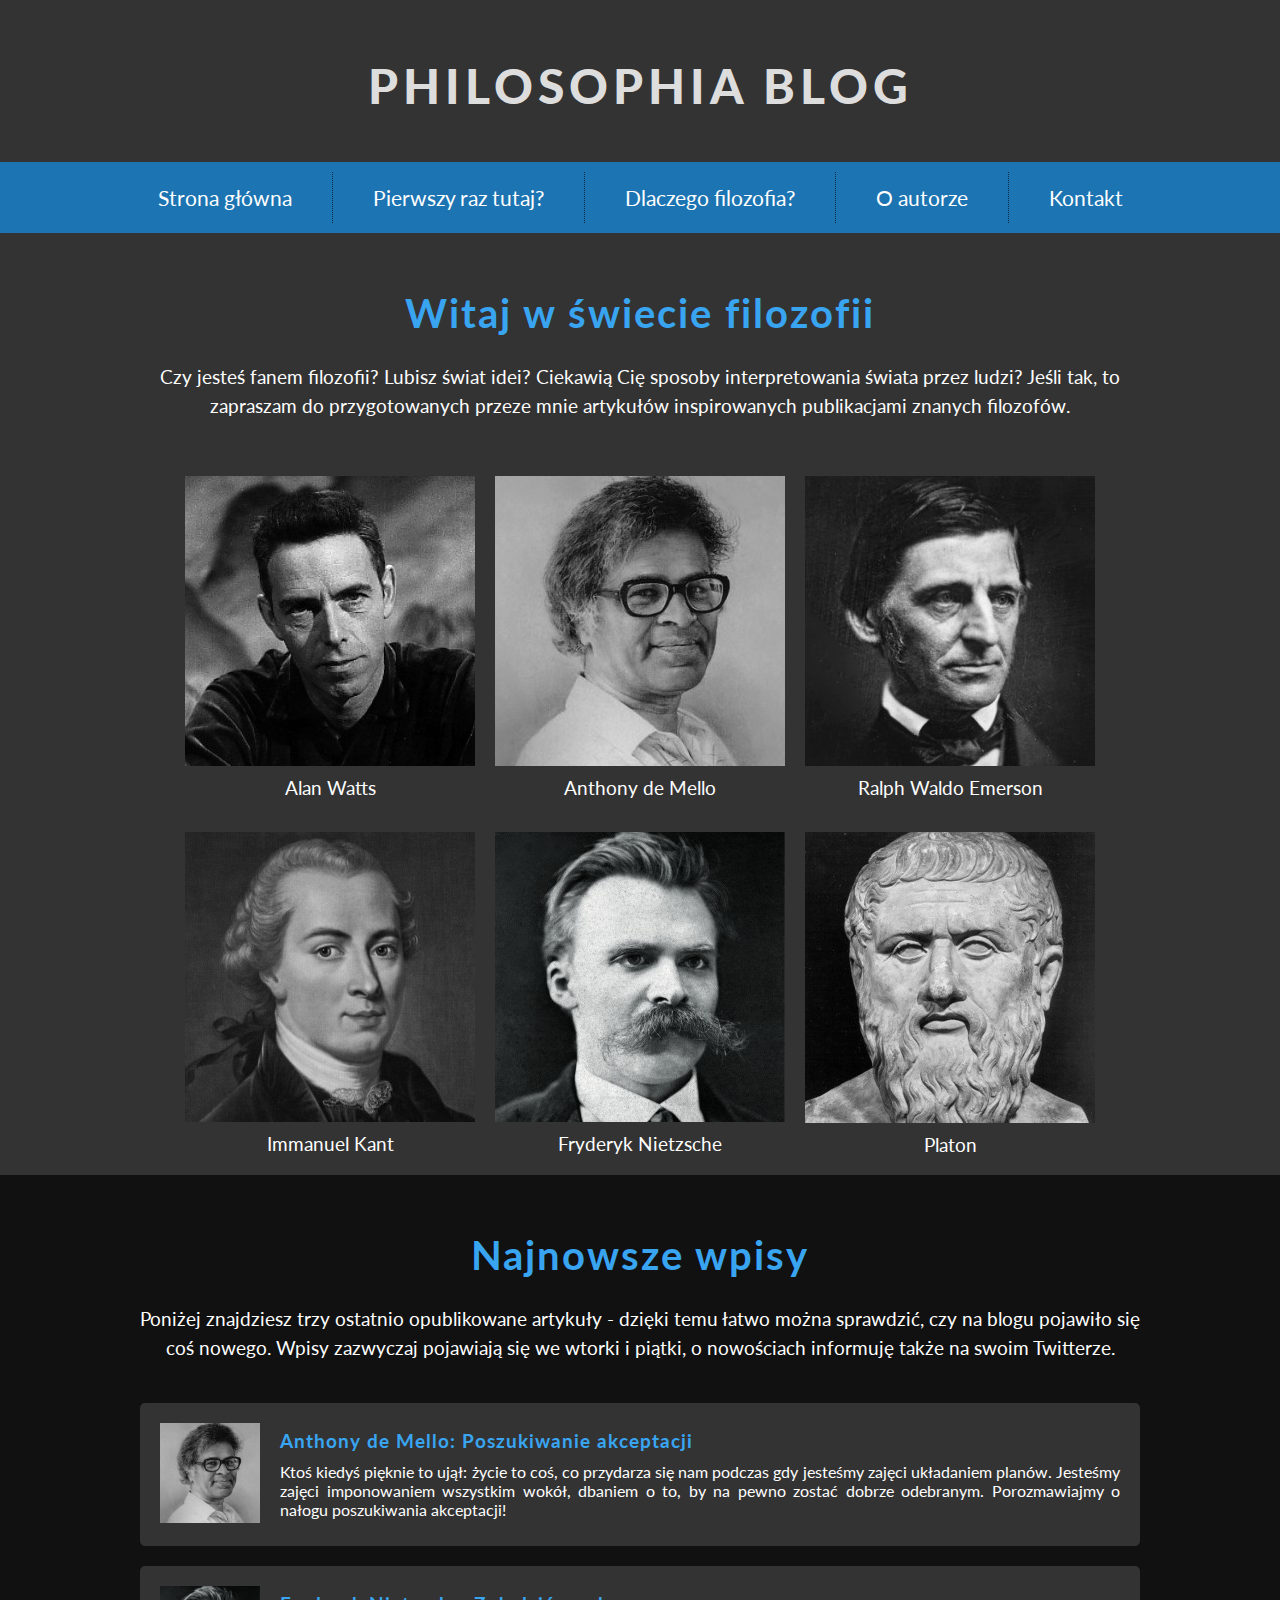
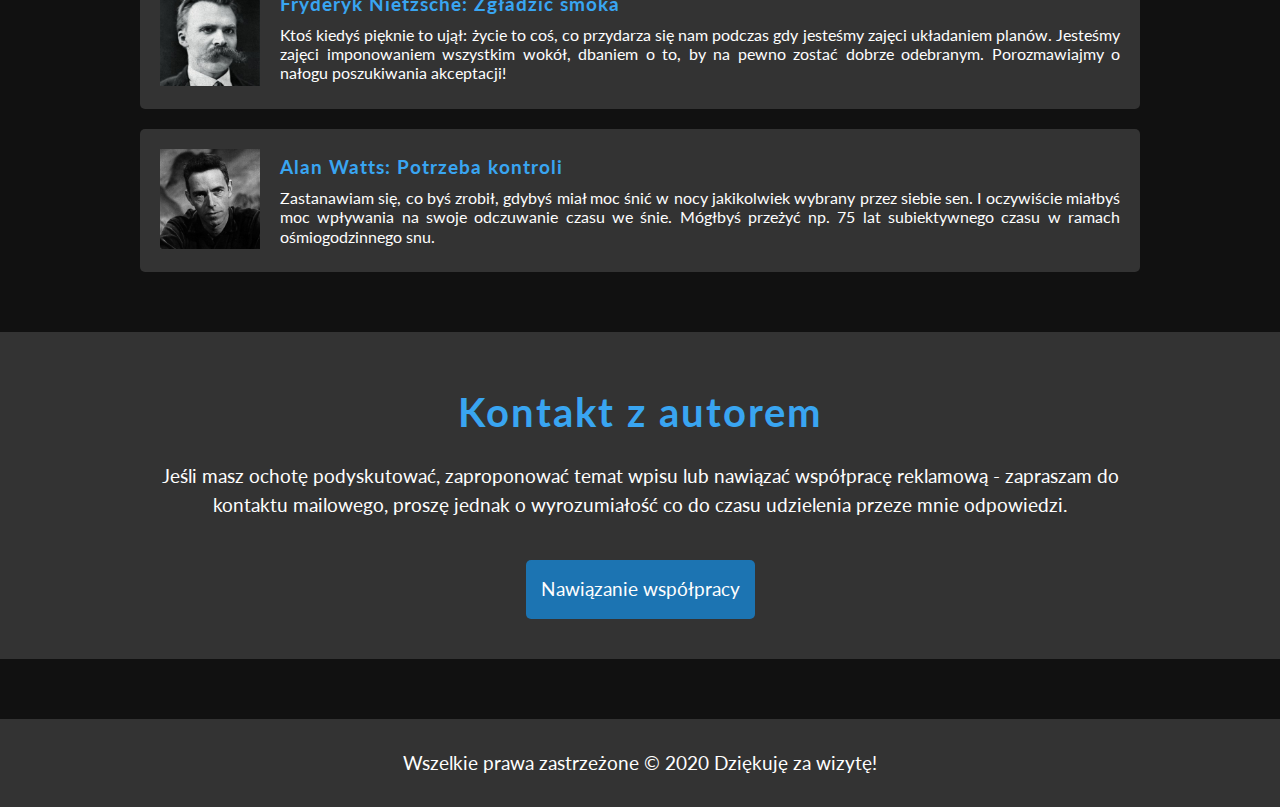
<file: index.html>
<!DOCTYPE html>
<html lang="en">
<head>
  <meta charset="UTF-8">
  <meta name="viewport" content="width=device-width, initial-scale=1.0">
  <link rel="stylesheet" href="https://cdnjs.cloudflare.com/ajax/libs/font-awesome/5.13.1/css/all.min.css" integrity="sha256-2XFplPlrFClt0bIdPgpz8H7ojnk10H69xRqd9+uTShA=" crossorigin="anonymous" />
  <link rel="stylesheet" href="css/utilities.css">
  <link rel="stylesheet" href="css/style.css">
  <link rel="stylesheet" media="screen and (max-width: 768px)" href="css/mobile.css">
  <title>Philosophia Blog</title>
</head>
<body>

  <!-- Header and nav -->
  <header class="main-header">
    <h1>Philosophia Blog</h1>
    <nav class="main-nav">
      <ul class="navbar">
        <li><a href="#">Strona główna</a></li>
        <li><a href="#">Pierwszy raz tutaj?</a></li>
        <li><a href="#">Dlaczego filozofia?</a></li>
        <li><a href="#">O autorze</a></li>
        <li><a href="#">Kontakt</a></li>
      </ul>
    </nav>
  </header>
  
  <!-- Main content -->
  <main class="blog">

    <article class="welcome">
      <header class="about">
        <h2 class="blue">Witaj w świecie filozofii</h2>
        <p>Czy jesteś fanem filozofii? Lubisz świat idei? Ciekawią Cię sposoby interpretowania świata przez ludzi? Jeśli tak, to zapraszam do przygotowanych przeze mnie artykułów inspirowanych publikacjami znanych filozofów.</p>
      </header>
      <div class="philosophers">
        <figure>
          <a href="#"><img src="img/alan-watts.jpg" alt=""></a>
          <figcaption>Alan Watts</figcaption>
        </figure>
        <figure>
          <a href="#"><img src="img/de-mello.jpg" alt=""></a>
          <figcaption>Anthony de Mello</figcaption>
        </figure>
        <figure>
          <a href="#"><img src="img/emerson.jpg" alt=""></a>
          <figcaption>Ralph Waldo Emerson</figcaption>
        </figure>
        <figure>
          <a href="#"><img src="img/kant.jpg" alt=""></a>
          <figcaption>Immanuel Kant</figcaption>
        </figure>
        <figure>
          <a href="#"><img src="img/nietzsche.jpg" alt=""></a>
          <figcaption>Fryderyk Nietzsche</figcaption>
        </figure>
        <figure>
          <a href="#"><img src="img/platon.jpg" alt=""></a>
          <figcaption>Platon</figcaption>
        </figure>
      </div>
    </article>

    <article class="entries">
      <div class="entries-content">
        <header class="about">
          <h2 class="blue">Najnowsze wpisy</h2>
          <p>Poniżej znajdziesz trzy ostatnio opublikowane artykuły - dzięki temu łatwo można sprawdzić, czy na blogu pojawiło się coś nowego. Wpisy zazwyczaj pojawiają się we wtorki i piątki, o nowościach informuję także na swoim Twitterze.</p>
        </header>
        <div class="entry">
          <div class="entry-left"><img src="img/de-mello.jpg" alt=""></div>
          <div class="entry-right">
            <h3 class="blue-h3">Anthony de Mello: Poszukiwanie akceptacji</h3>
            <p>Ktoś kiedyś pięknie to ujął: życie to coś, co przydarza się nam podczas gdy jesteśmy zajęci układaniem planów. Jesteśmy zajęci imponowaniem wszystkim wokół, dbaniem o to, by na pewno zostać dobrze odebranym. Porozmawiajmy o nałogu poszukiwania akceptacji!</p>
          </div>
        </div>
        <div class="entry">
          <div class="entry-left"><img src="img/nietzsche.jpg" alt=""></div>
          <div class="entry-right">
            <h3 class="blue-h3">Fryderyk Nietzsche: Zgładzić smoka</h3>
            <p>Ktoś kiedyś pięknie to ujął: życie to coś, co przydarza się nam podczas gdy jesteśmy zajęci układaniem planów. Jesteśmy zajęci imponowaniem wszystkim wokół, dbaniem o to, by na pewno zostać dobrze odebranym. Porozmawiajmy o nałogu poszukiwania akceptacji!</p>
          </div>
        </div>
        <div class="entry">
          <div class="entry-left"><img src="img/alan-watts.jpg" alt=""></div>
          <div class="entry-right">
            <h3 class="blue-h3">Alan Watts: Potrzeba kontroli</h3>
            <p>Zastanawiam się, co byś zrobił, gdybyś miał moc śnić w nocy jakikolwiek wybrany przez siebie sen. I oczywiście miałbyś moc wpływania na swoje odczuwanie czasu we śnie. Mógłbyś przeżyć np. 75 lat subiektywnego czasu w ramach ośmiogodzinnego snu.</p>
          </div>
        </div>
      </div>
    </article>

    <article class="contact">
      <div class="contact-content">
        <header class="about">
          <h2 class="blue">Kontakt z autorem</h2>
          <p>Jeśli masz ochotę podyskutować, zaproponować temat wpisu lub nawiązać współpracę reklamową - zapraszam do kontaktu mailowego, proszę jednak o wyrozumiałość co do czasu udzielenia przeze mnie odpowiedzi.</p>
        </header>
          <a href="#" class="btn">Nawiązanie współpracy</a>
      </div>
          <div class="socials">
            <a href="#"><div class="social bg-fb bg-fb-mobile"><i class="fab fa-facebook fa-4x"></i></div></a>
            <a href="#"><div class="social bg-yt bg-yt-mobile"><i class="fab fa-youtube fa-4x"></i></div></a>
            <a href="#"><div class="social bg-tw bg-tw-mobile"><i class="fab fa-twitter fa-4x"></i></div></a>
            <a href="#"><div class="social bg-google bg-google-mobile"><i class="fab fa-google fa-4x"></i></div></a>
          </div>
    </article>

  </main>
  
    <footer class="main-footer">
      <p>Wszelkie prawa zastrzeżone &copy; 2020 Dziękuję za wizytę!</p>
    </footer>


</body>
</html>
</file>
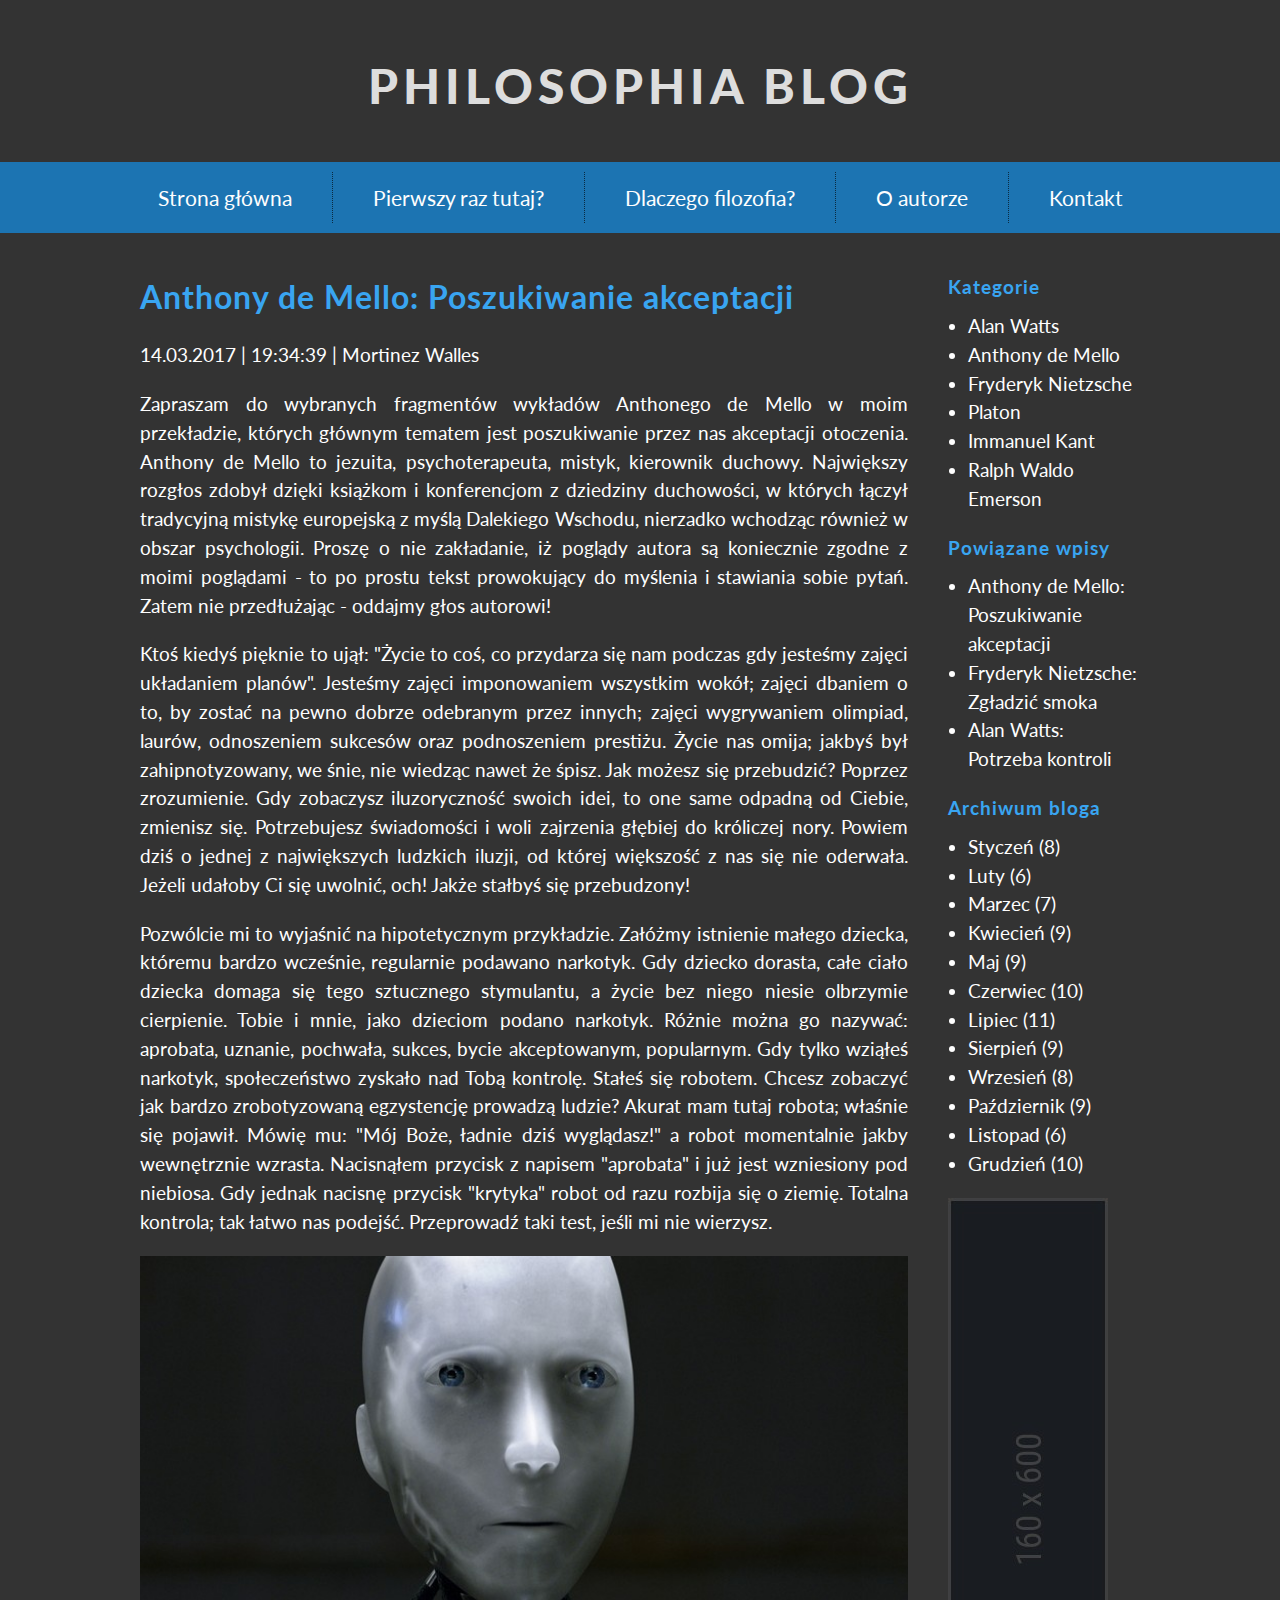
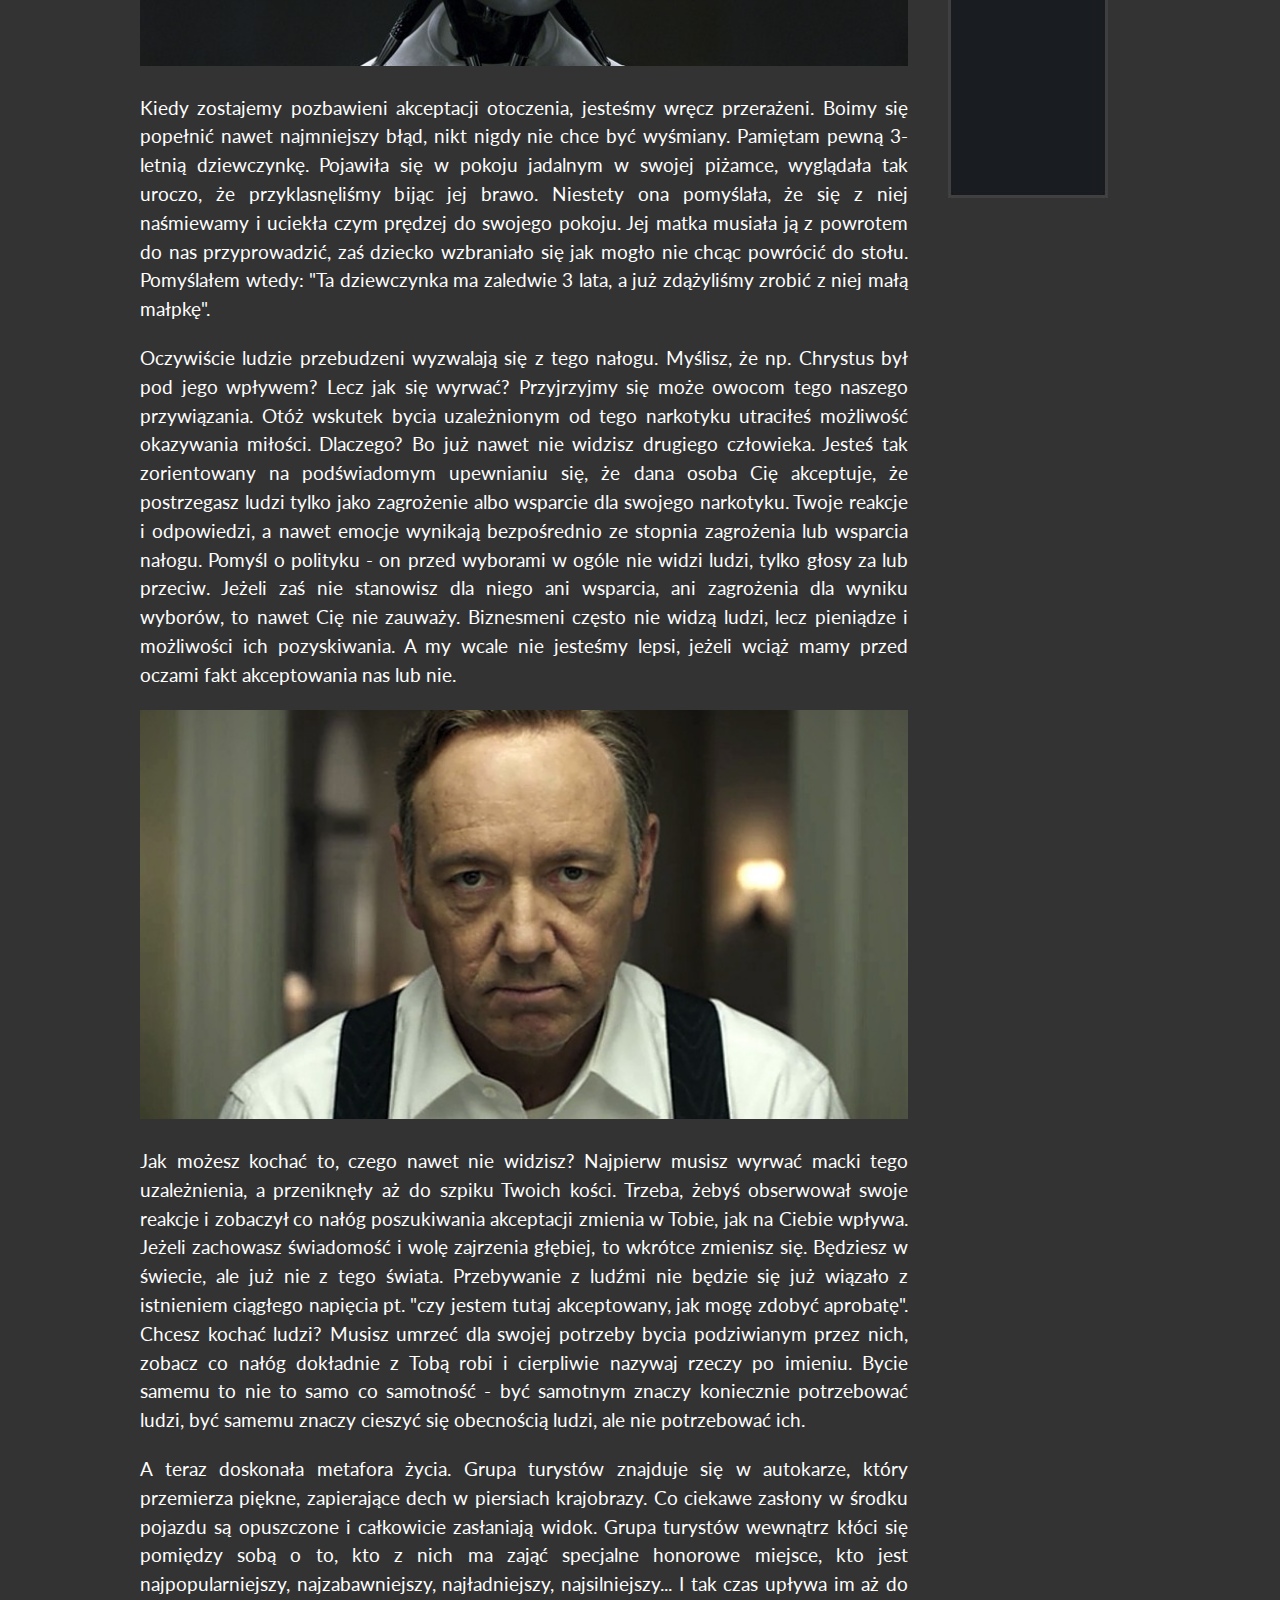
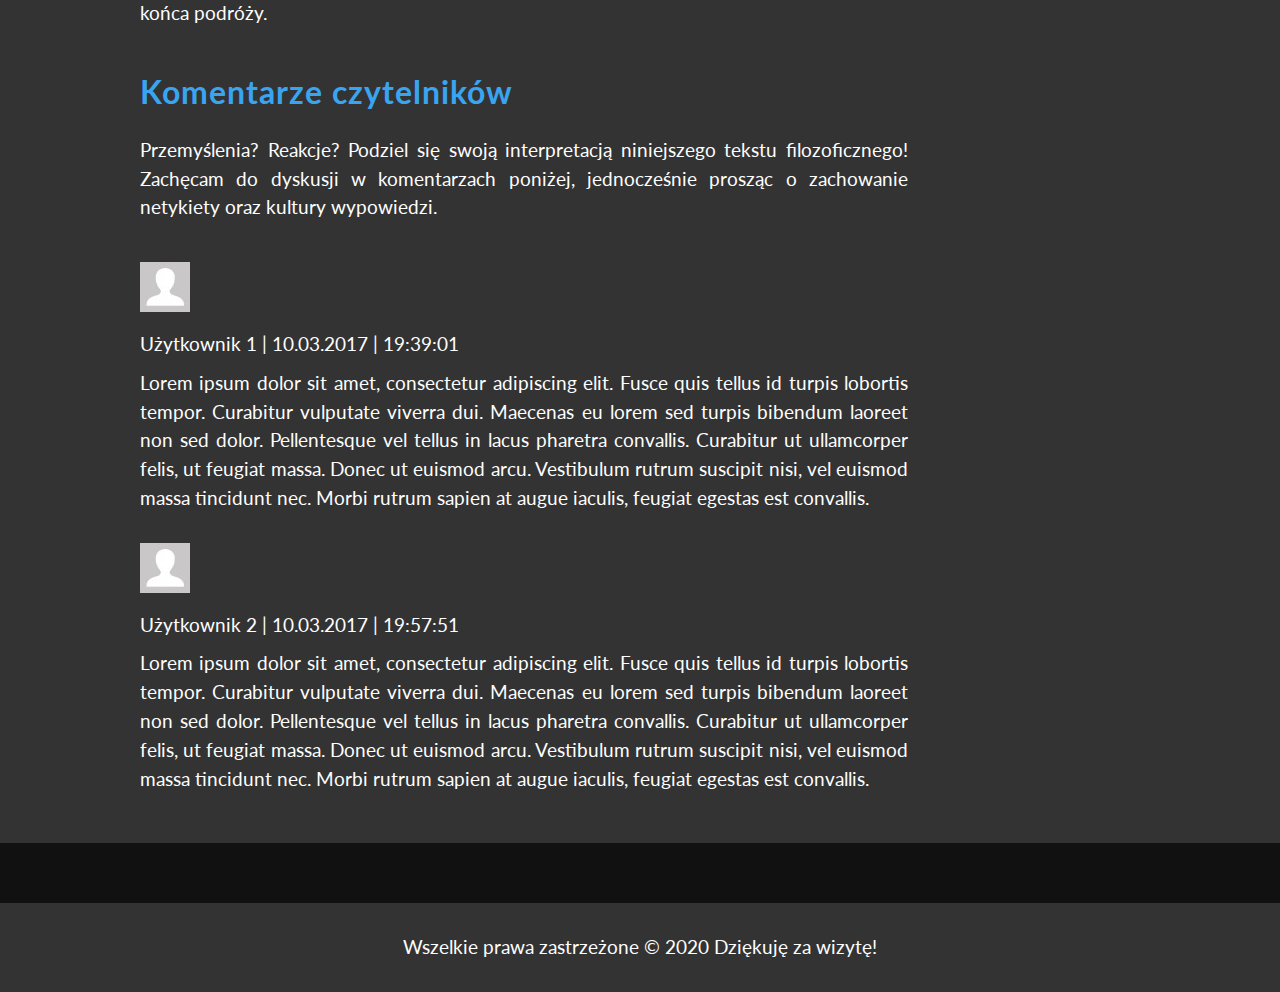
<file: blog-entry.html>
<!DOCTYPE html>
<html lang="en">
<head>
  <meta charset="UTF-8">
  <meta name="viewport" content="width=device-width, initial-scale=1.0">
  <link rel="stylesheet" href="https://cdnjs.cloudflare.com/ajax/libs/font-awesome/5.13.1/css/all.min.css" integrity="sha256-2XFplPlrFClt0bIdPgpz8H7ojnk10H69xRqd9+uTShA=" crossorigin="anonymous" />
  <link rel="stylesheet" media="screen and (max-width: 768px)" href="css/mobile.css">
  <link rel="stylesheet" href="css/utilities.css">
  <link rel="stylesheet" href="css/style.css">
  <title>Anthony de Mello: Poszukiwanie akceptacji</title>
</head>
<body>

  <!-- Header and nav -->
  <header class="main-header">
    <h1>Philosophia Blog</h1>
    <nav class="main-nav">
      <ul class="navbar">
        <li><a href="#">Strona główna</a></li>
        <li><a href="#">Pierwszy raz tutaj?</a></li>
        <li><a href="#">Dlaczego filozofia?</a></li>
        <li><a href="#">O autorze</a></li>
        <li><a href="#">Kontakt</a></li>
      </ul>
    </nav>
  </header>
  
  <!-- Main content -->
  
  <main class="blog">

    <div class="wrapper">
      <div class="wrapper-left">
        <article class="main-content">
          <h2 class="blue-secondary">Anthony de Mello: Poszukiwanie akceptacji</h2>
          
          <p>14.03.2017 | 19:34:39 | Mortinez Walles</p>
          
          <p class="margin-1">Zapraszam do wybranych fragmentów wykładów Anthonego de Mello w moim przekładzie, których głównym tematem jest poszukiwanie przez nas akceptacji otoczenia. Anthony de Mello to jezuita, psychoterapeuta, mistyk, kierownik duchowy. Największy rozgłos zdobył dzięki książkom i konferencjom z dziedziny duchowości, w których łączył tradycyjną mistykę europejską z myślą Dalekiego Wschodu, nierzadko wchodząc również w obszar psychologii. Proszę o nie zakładanie, iż poglądy autora są koniecznie zgodne z moimi poglądami - to po prostu tekst prowokujący do myślenia i stawiania sobie pytań. Zatem nie przedłużając - oddajmy głos autorowi!</p>
          
          <p class="margin-1">Ktoś kiedyś pięknie to ujął: "Życie to coś, co przydarza się nam podczas gdy jesteśmy zajęci układaniem planów". Jesteśmy zajęci imponowaniem wszystkim wokół; zajęci dbaniem o to, by zostać na pewno dobrze odebranym przez innych; zajęci wygrywaniem olimpiad, laurów, odnoszeniem sukcesów oraz podnoszeniem prestiżu. Życie nas omija; jakbyś był zahipnotyzowany, we śnie, nie wiedząc nawet że śpisz. Jak możesz się przebudzić? Poprzez zrozumienie. Gdy zobaczysz iluzoryczność swoich idei, to one same odpadną od Ciebie, zmienisz się. Potrzebujesz świadomości i woli zajrzenia głębiej do króliczej nory. Powiem dziś o jednej z największych ludzkich iluzji, od której większość z nas się nie oderwała. Jeżeli udałoby Ci się uwolnić, och! Jakże stałbyś się przebudzony!</p>
          
          <p class="margin-1">Pozwólcie mi to wyjaśnić na hipotetycznym przykładzie. Załóżmy istnienie małego dziecka, któremu bardzo wcześnie, regularnie podawano narkotyk. Gdy dziecko dorasta, całe ciało dziecka domaga się tego sztucznego stymulantu, a życie bez niego niesie olbrzymie cierpienie. Tobie i mnie, jako dzieciom podano narkotyk. Różnie można go nazywać: aprobata, uznanie, pochwała, sukces, bycie akceptowanym, popularnym. Gdy tylko wziąłeś narkotyk, społeczeństwo zyskało nad Tobą kontrolę. Stałeś się robotem. Chcesz zobaczyć jak bardzo zrobotyzowaną egzystencję prowadzą ludzie? Akurat mam tutaj robota; właśnie się pojawił. Mówię mu: "Mój Boże, ładnie dziś wyglądasz!" a robot momentalnie jakby wewnętrznie wzrasta. Nacisnąłem przycisk z napisem "aprobata" i już jest wzniesiony pod niebiosa. Gdy jednak nacisnę przycisk "krytyka" robot od razu rozbija się o ziemię. Totalna kontrola; tak łatwo nas podejść. Przeprowadź taki test, jeśli mi nie wierzysz.</p>
          
          <img src="img/artykul1.jpg" alt="">
          
          <p class="margin-1">Kiedy zostajemy pozbawieni akceptacji otoczenia, jesteśmy wręcz przerażeni. Boimy się popełnić nawet najmniejszy błąd, nikt nigdy nie chce być wyśmiany. Pamiętam pewną 3-letnią dziewczynkę. Pojawiła się w pokoju jadalnym w swojej piżamce, wyglądała tak uroczo, że przyklasnęliśmy bijąc jej brawo. Niestety ona pomyślała, że się z niej naśmiewamy i uciekła czym prędzej do swojego pokoju. Jej matka musiała ją z powrotem do nas przyprowadzić, zaś dziecko wzbraniało się jak mogło nie chcąc powrócić do stołu. Pomyślałem wtedy: "Ta dziewczynka ma zaledwie 3 lata, a już zdążyliśmy zrobić z niej małą małpkę".</p>
          
          <p class="margin-1">Oczywiście ludzie przebudzeni wyzwalają się z tego nałogu. Myślisz, że np. Chrystus był pod jego wpływem? Lecz jak się wyrwać? Przyjrzyjmy się może owocom tego naszego przywiązania. Otóż wskutek bycia uzależnionym od tego narkotyku utraciłeś możliwość okazywania miłości. Dlaczego? Bo już nawet nie widzisz drugiego człowieka. Jesteś tak zorientowany na podświadomym upewnianiu się, że dana osoba Cię akceptuje, że postrzegasz ludzi tylko jako zagrożenie albo wsparcie dla swojego narkotyku. Twoje reakcje i odpowiedzi, a nawet emocje wynikają bezpośrednio ze stopnia zagrożenia lub wsparcia nałogu. Pomyśl o polityku - on przed wyborami w ogóle nie widzi ludzi, tylko głosy za lub przeciw. Jeżeli zaś nie stanowisz dla niego ani wsparcia, ani zagrożenia dla wyniku wyborów, to nawet Cię nie zauważy. Biznesmeni często nie widzą ludzi, lecz pieniądze i możliwości ich pozyskiwania. A my wcale nie jesteśmy lepsi, jeżeli wciąż mamy przed oczami fakt akceptowania nas lub nie.</p>
          
          <img src="img/artykul2.jpg" alt="">
          
          <p class="margin-1">Jak możesz kochać to, czego nawet nie widzisz? Najpierw musisz wyrwać macki tego uzależnienia, a przeniknęły aż do szpiku Twoich kości. Trzeba, żebyś obserwował swoje reakcje i zobaczył co nałóg poszukiwania akceptacji zmienia w Tobie, jak na Ciebie wpływa. Jeżeli zachowasz świadomość i wolę zajrzenia głębiej, to wkrótce zmienisz się. Będziesz w świecie, ale już nie z tego świata. Przebywanie z ludźmi nie będzie się już wiązało z istnieniem ciągłego napięcia pt. "czy jestem tutaj akceptowany, jak mogę zdobyć aprobatę". Chcesz kochać ludzi? Musisz umrzeć dla swojej potrzeby bycia podziwianym przez nich, zobacz co nałóg dokładnie z Tobą robi i cierpliwie nazywaj rzeczy po imieniu. Bycie samemu to nie to samo co samotność - być samotnym znaczy koniecznie potrzebować ludzi, być samemu znaczy cieszyć się obecnością ludzi, ale nie potrzebować ich.</p>
          
          <p class="margin-1">A teraz doskonała metafora życia. Grupa turystów znajduje się w autokarze, który przemierza piękne, zapierające dech w piersiach krajobrazy. Co ciekawe zasłony w środku pojazdu są opuszczone i całkowicie zasłaniają widok. Grupa turystów wewnątrz kłóci się pomiędzy sobą o to, kto z nich ma zająć specjalne honorowe miejsce, kto jest najpopularniejszy, najzabawniejszy, najładniejszy, najsilniejszy... I tak czas upływa im aż do końca podróży.</p>
        
        </article>

          <article class="comments">        
            <h2 class="blue-secondary">Komentarze czytelników</h2>

            <p class="margin-1">Przemyślenia? Reakcje? Podziel się swoją interpretacją niniejszego tekstu filozoficznego! Zachęcam do dyskusji w komentarzach poniżej, jednocześnie prosząc o zachowanie netykiety oraz kultury wypowiedzi.</p>

            <div class="comment">

              <img src="img/user.jpg" alt="">

              <p>Użytkownik 1 | 10.03.2017 | 19:39:01</p>

              <p>Lorem ipsum dolor sit amet, consectetur adipiscing elit. Fusce quis tellus id turpis lobortis tempor. Curabitur vulputate viverra dui. Maecenas eu lorem sed turpis bibendum laoreet non sed dolor. Pellentesque vel tellus in lacus pharetra convallis. Curabitur ut ullamcorper felis, ut feugiat massa. Donec ut euismod arcu. Vestibulum rutrum suscipit nisi, vel euismod massa tincidunt nec. Morbi rutrum sapien at augue iaculis, feugiat egestas est convallis.</p>
            </div>

            <div class="comment">

              <img src="img/user.jpg" alt="">

              <p>Użytkownik 2 | 10.03.2017 | 19:57:51</p>

              <p>Lorem ipsum dolor sit amet, consectetur adipiscing elit. Fusce quis tellus id turpis lobortis tempor. Curabitur vulputate viverra dui. Maecenas eu lorem sed turpis bibendum laoreet non sed dolor. Pellentesque vel tellus in lacus pharetra convallis. Curabitur ut ullamcorper felis, ut feugiat massa. Donec ut euismod arcu. Vestibulum rutrum suscipit nisi, vel euismod massa tincidunt nec. Morbi rutrum sapien at augue iaculis, feugiat egestas est convallis.</p>
            </div>
          </article>

      </div>
      <div class="wrapper-right">
        <aside>
          <nav>
            <h3 class="blue-h3">Kategorie</h3>
            <ul>
              <li>Alan Watts</li>
              <li>Anthony de Mello</li>
              <li>Fryderyk Nietzsche</li>
              <li>Platon</li>
              <li>Immanuel Kant</li>
              <li>Ralph Waldo Emerson</li>
            </ul>
            <h3 class="blue-h3">Powiązane wpisy</h3>
            <ul>
              <li>Anthony de Mello: Poszukiwanie akceptacji</li>
              <li>Fryderyk Nietzsche: Zgładzić smoka</li>
              <li>Alan Watts: Potrzeba kontroli</li>
            </ul>
            <h3 class="blue-h3">Archiwum bloga</h3>
            <ul>
              <li>Styczeń (8)</li>
              <li>Luty (6)</li>
              <li>Marzec (7)</li>
              <li>Kwiecień (9)</li>
              <li>Maj (9)</li>
              <li>Czerwiec (10)</li>
              <li>Lipiec (11)</li>
              <li>Sierpień (9)</li>
              <li>Wrzesień (8)</li>
              <li>Październik (9)</li>
              <li>Listopad (6)</li>
              <li>Grudzień (10)</li>
            </ul>
          </nav>
          <img src="img/ad.jpg" alt="">
        </aside>
      </div>
    </div>

  </main>

  <!-- Contact -->

    <article class="contact">
      <div class="socials">
        <a href="#"><div class="social bg-fb"><i class="fab fa-facebook fa-4x"></i></div></a>
        <a href="#"><div class="social bg-yt"><i class="fab fa-youtube fa-4x"></i></div></a>
        <a href="#"><div class="social bg-tw"><i class="fab fa-twitter fa-4x"></i></div></a>
        <a href="#"><div class="social bg-google"><i class="fab fa-google fa-4x"></i></div></a>
      </div>
    </article>

    <footer class="main-footer">
      <p>Wszelkie prawa zastrzeżone &copy; 2020 Dziękuję za wizytę!</p>
    </footer>


</body>
</html>
</file>
<file: css/utilities.css>
.about {
  padding: 50px 0 40px;
}

.blue {
  color: #39a5f1;
  font-size: 2.5rem;
  letter-spacing: 2px;
  margin-bottom: 20px;
}

.blue-secondary {
  font-weight: 700;
  color: #39a5f1;
  font-size: 2rem;
  letter-spacing: 1px;
  margin-bottom: 20px;
}

.blue-h3 {
  color: #39a5f1;
  margin-bottom: 10px;
  font-size: 1.2rem;
  letter-spacing: 1px;
  text-align: left;
}

.btn {
  padding: 15px 15px;
  background: #1c74b2;
  display: inline-block;
  border-radius: 5px;
}

.btn:hover {
  background: #2d85c3;
}

.bg-yt:hover {
  background: #d94348;;
}

.bg-fb:hover {
  background: #4668b3;
}

.bg-google:hover {
  background: #d95333;
}

.bg-tw:hover {
  background: #3095d3;
}

.margin-1 {
  margin: 20px 0;
}
</file>
<file: css/style.css>
@import url('https://fonts.googleapis.com/css2?family=Lato:ital,wght@0,400;0,700;0,900;1,400;1,700&display=swap');

* {
  box-sizing: border-box;
  margin: 0;
  padding: 0;
}

a {
  text-decoration: none;
  color: #fefefe;
  display: block;
}

body {
  background: #333;
  font-family: 'Lato', sans-serif;
  color: #fefefe;
  font-size: 1.2rem;
  line-height: 1.5;
}

.main-header h1 {
  font-size: 3rem;
  color: #ddd;
  text-transform: uppercase;
  letter-spacing: 5px;
  text-align: center;
  font-weight: 900;
  margin: 50px 20px 40px;
}

.main-nav {
  width: 100%;
}

.navbar {
  width: 100%;
  display: flex;
  justify-content: center;
  align-items: center;
  text-align: center;
  list-style: none;
  font-size: 1.3rem;
  height: 100%;
  padding: 10px 0;
  background: #1c74b2;
}

.navbar li {
  border-right: 1.5px dotted #0a2b42;
}

.navbar li:last-of-type {
  border: none;
}

.navbar a {
  background: #1c74b2;
  padding: 10px 40px;
}

.navbar a:hover {
  color: #0a2b42;
}

.welcome {
  margin: auto;
  max-width: 1000px;
  text-align: center;
}

.philosophers {
  display: flex;
  flex-wrap: wrap;
  justify-content: center;
}

.philosophers figure {
  margin: 15px 10px;
}

.philosophers a:hover {
  opacity: 0.9;
}

.entries {
  max-width: 100%;
  background: #111;
  padding-bottom: 20px;
}

.entries-content {
  max-width: 1000px;
  margin: 0 auto 40px;
  text-align: center;
}

.entry {
  width: 100%;
  display: flex;
  align-items: center;
  padding: 20px;
  background: #333;
  font-size: 1rem;
  line-height: 1.2;
  text-align: justify;
  margin-bottom: 20px;
  border-radius: 5px;
}

.entry img {
  width: 100px;
  height: 100px;
  margin-right: 20px;
}

.contact {
  width: 100%;
}

.contact-content {
  max-width: 1000px;
  margin: 0 auto 40px;
  text-align: center;
}

.socials {
  display: flex;
  justify-content: center;
  align-items: center;
  margin: 30px 0 30px;
  text-align: center;
  background: #111;
}

.social {
  padding: 30px 80px;
  height: 100%;
}

.main-footer {
  text-align: center;
  margin-bottom: 30px;
}

/* Blog entry */

.wrapper {
  max-width: 1000px;
  margin: 40px auto;
  display: flex;
  justify-content: center;
  text-align: justify;

}

.wrapper-left {
  width: 80%;
  margin-right: 40px;
}

.wrapper-right {
  width: 20%;
  text-align: left;
}

.wrapper-right ul {
  margin-left: 20px;
  margin-bottom: 20px;
}

.main-content img {
  object-fit: cover;
  width: 100%;
}

.comments {
  margin-top: 40px;
}

.comment img {
  margin: 20px 0 0px;
}

.comment p {
  margin: 10px 0;
}
</file>
<file: css/mobile.css>
/* Mobile screens */

.blue {
  font-size: 2rem;
}

.main-header h1 {
  font-size: 2.5rem;
}

.welcome {
  padding: 00 30px;
}

.main-nav {
  padding: 0 30px;
}

.navbar {
  flex-direction: column;
  background: #333;
  justify-content: center;
  align-items: stretch;
  text-align: center;
  padding: 0;
}

.navbar li {
  border: none;
}

.navbar a {
  margin-bottom: 10px;
  border-radius: 5px;
  padding: 10px 0;
}

.entries-content {
  padding: 0 30px;
}

.entry {
  flex-direction: column;
  line-height: 1.5;
}

.entry h3 {
  text-align: center;
}

.entry img {
  margin-bottom: 20px;
}

.contact-content {
  padding: 0 30px;
}

.socials {
  flex-direction: column;
  align-items: stretch;
  padding: 30px 30px 20px;
}

.social {
  margin-bottom: 10px;
  border-radius: 5px;
}

.bg-yt-mobile {
  background: #d94348;
  padding: 10px 0;
}

.bg-fb-mobile {
  background: #4668b3;
  padding: 10px 0;
}

.bg-google-mobile {
  background: #d95333;
  padding: 10px 0;
}

.bg-tw-mobile {
  background: #3095d3;
  padding: 10px 0;
}
</file>
